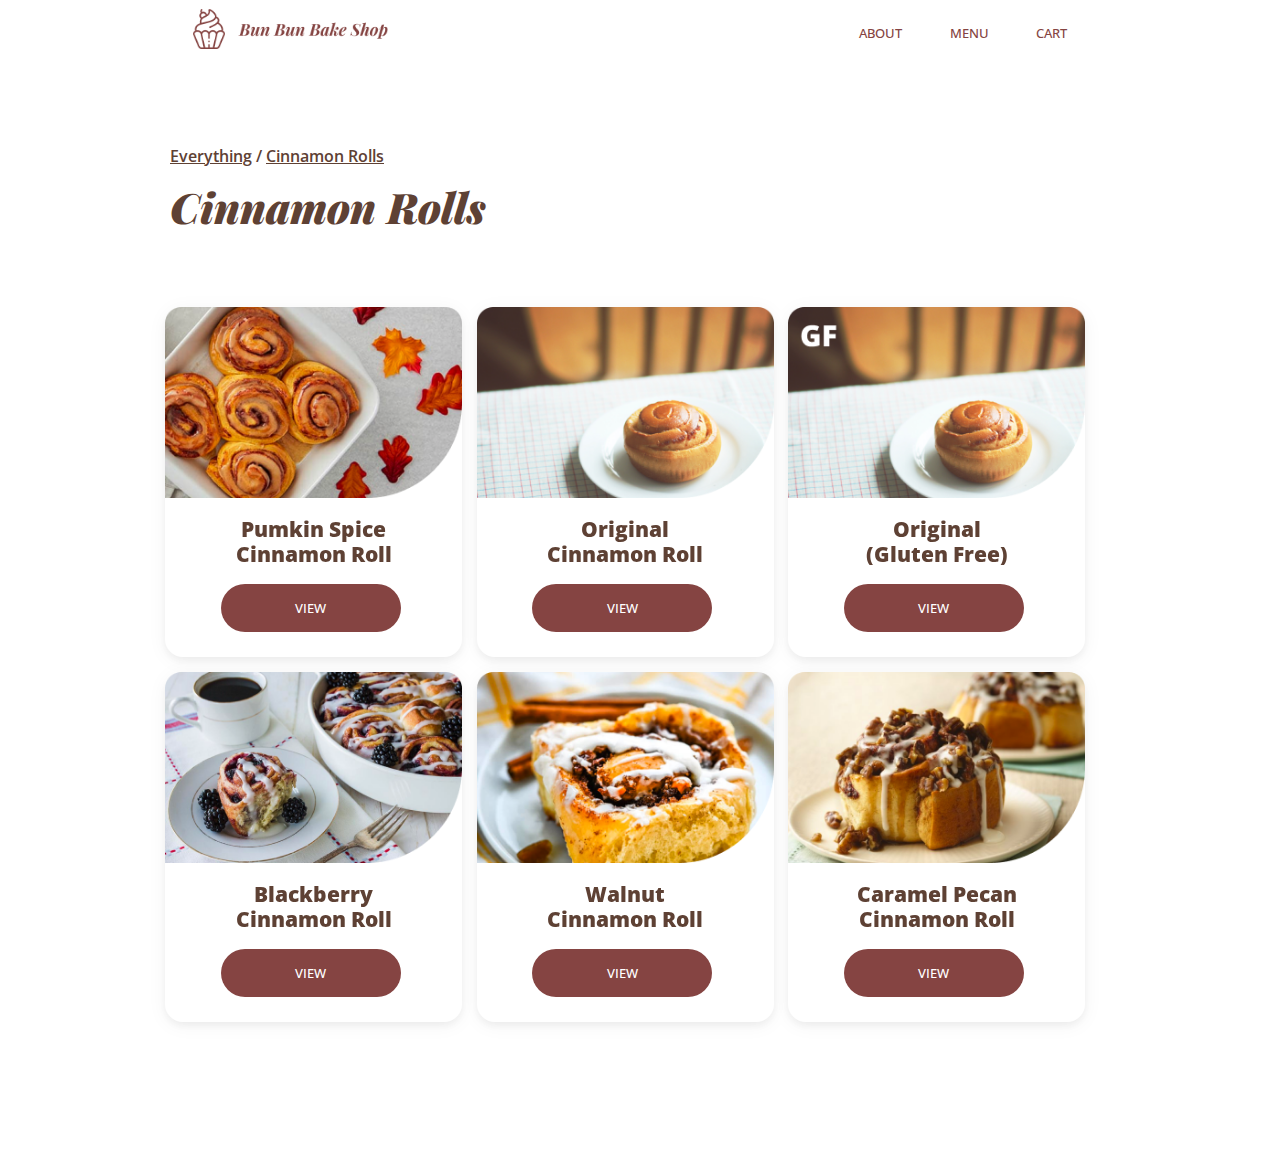
<file: menu.html>
<!DOCTYPE html>
<html>

<head>
  <link rel="stylesheet" href="styles/main.css">
</head>

<body>

  <header>
    <h1 class="logo" onclick="window.location.href='index.html';">
      <img src="img/company-icon.png" alt="Bun Bun Bake Shop" height="40">
    </h1>

    <ul class="nav">
      <li class="navlink"><a href="#">About</a></li>
      <li class="navlink"><a href="#">Menu</a></li>
      <li class="navlink"><a href="#">Cart</a></li>
    </ul>
  </header>

  <div class="items">
    <div class="items-bar">
      <span class="breadcrumb">
        <a class="breadcrumb" href="">Everything</a> / <a class="breadcrumb" href="">Cinnamon Rolls</a>
        <!-- Everything / Cinnamon Rolls -->
      </span>
      <br>
      <span class="items-type">
        Cinnamon Rolls
      </span>
    </div>

    <div class="food-list">
      <div class="food-grid">
        <div class="food-card">
          <img class="card-img" src="img/cr/pumpkinspice.png" alt="Pumpkin Spice">
          <div class="card-title">
            Pumkin Spice <br>Cinnamon Roll
          </div>
          <button class="food-btn" onclick="window.location.href='pumpkinspice.html';">
            View
          </button>
        </div>
      </div>

      <div class="food-grid">
        <div class="food-card">
          <img class="card-img" src="img/cr/original.png" alt="Original">
          <div class="card-title">
            Original<br>Cinnamon Roll
          </div>
          <button class="food-btn" onclick="window.location.href='original.html';">
            View
          </button>
        </div>
      </div>

      <div class="food-grid">
        <div class="food-card">
          <img class="card-img" src="img/cr/original-gf.png" alt="Original GF">
          <div class="card-title">
            Original<br>(Gluten Free)
          </div>
          <button class="food-btn" onclick="window.location.href='#';">
            View
          </button>
        </div>
      </div>

      <div class="food-grid">
        <div class="food-card">
          <img class="card-img" src="img/cr/blackberry.png" alt="Blackberry">
          <div class="card-title">
            Blackberry<br>Cinnamon Roll
          </div>
          <button class="food-btn" onclick="window.location.href='#';">
            View
          </button>
        </div>
      </div>

      <div class="food-grid">
        <div class="food-card">
          <img class="card-img" src="img/cr/walnut.png" alt="Walnut">
          <div class="card-title">
            Walnut<br>Cinnamon Roll
          </div>
          <button class="food-btn" onclick="window.location.href='#';">
            View
          </button>
        </div>
      </div>

      <div class="food-grid">
        <div class="food-card">
          <img class="card-img" src="img/cr/caramelpecan.png" alt="Caramel Pecan">
          <div class="card-title">
            Caramel Pecan<br>Cinnamon Roll
          </div>
          <button class="food-btn" onclick="window.location.href='#';">
            View
          </button>
        </div>
      </div>

    </div>
  </div>

  <!-- <h1>My 1st First Heading</h1>
    <p>My first paragraph.</p>
    <h1>My First Heading</h1>
    <p>My first paragraph.</p><h1>My First Heading</h1>
    <p>My first paragraph.</p><h1>My First Heading</h1>
    <p>My first paragraph.</p><h1>My First Heading</h1>
    <p>My first paragraph.</p><h1>My First Heading</h1>
    <p>My first paragraph.</p><h1>My First Heading</h1>
    <p>My first paragraph.</p><h1>My First Heading</h1>
    <p>My first paragraph.</p><h1>My First Heading</h1>
    <p>My first paragraph.</p><h1>My First Heading</h1>
    <p>My first paragraph.</p> -->

</body>

</html>
</file>
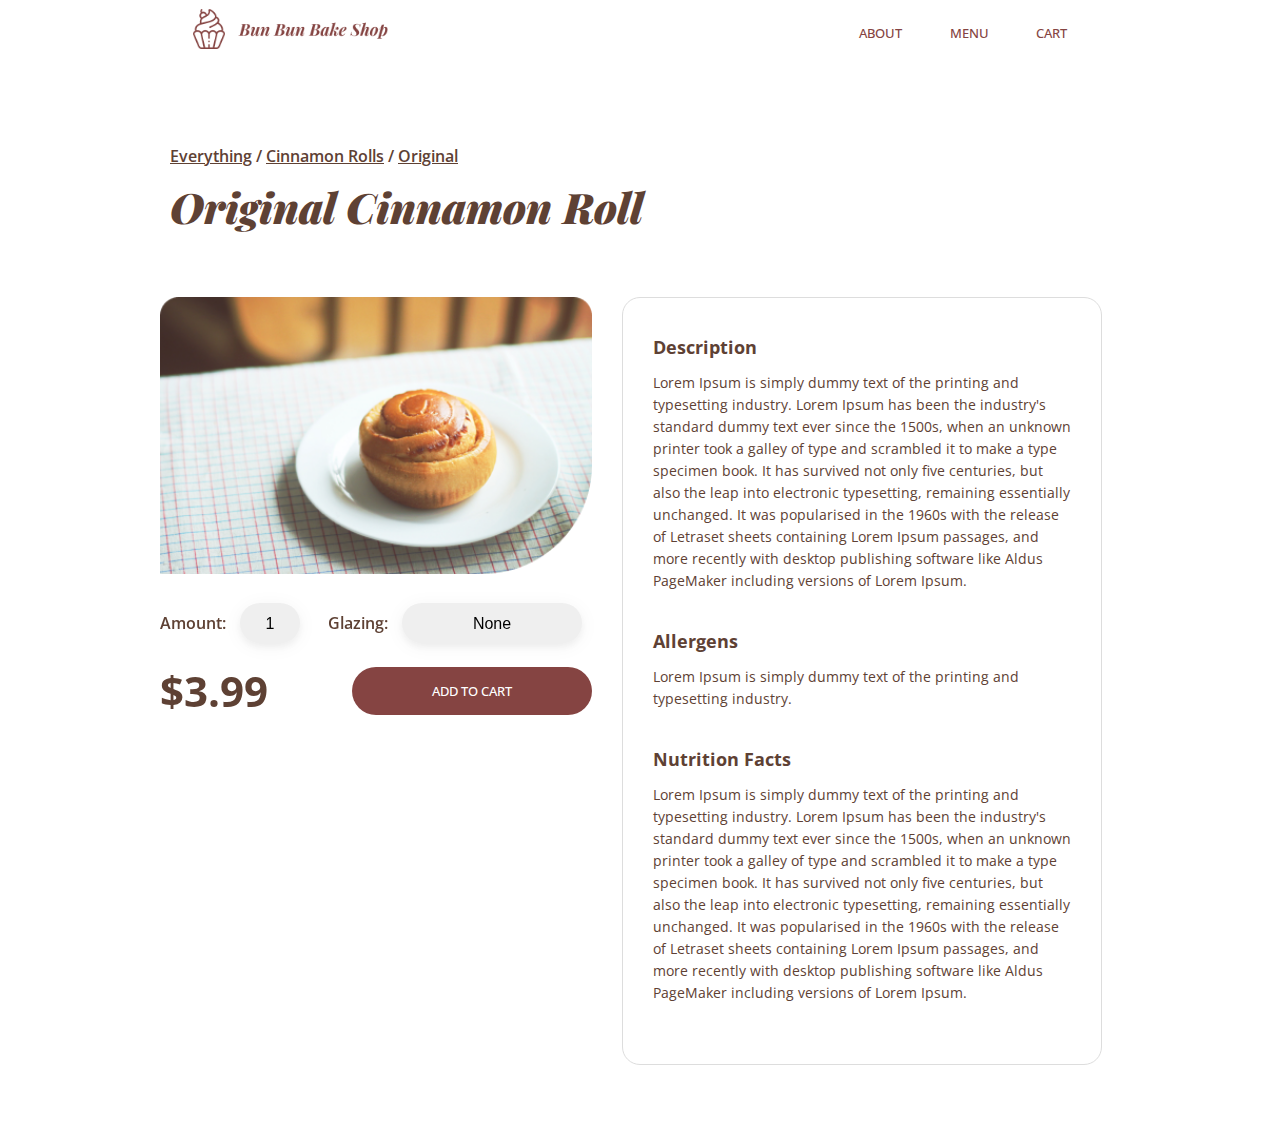
<file: original.html>
<!DOCTYPE html>
<html>

<head>
  <link rel="stylesheet" href="styles/main.css">
</head>

<body>

  <header>
    <h1 class="logo" onclick="window.location.href='index.html';">
      <img src="img/company-icon.png" alt="Bun Bun Bake Shop" height="40">
    </h1>

    <ul class="nav">
      <li class="navlink"><a href="#">About</a></li>
      <li class="navlink"><a href="menu.html">Menu</a></li>
      <li class="navlink"><a href="#">Cart</a></li>
    </ul>
  </header>

  <div class="items">
    <div class="items-bar">
      <span class="breadcrumb">
        <a class="breadcrumb" href="">Everything</a> / <a class="breadcrumb" href="menu.html">Cinnamon Rolls</a> / <a class="breadcrumb" href="">Original</a>
        <!-- Everything / Cinnamon Rolls -->
      </span>
      <br>
      <span class="items-type">
        Original Cinnamon Roll
      </span>
    </div>

    <div class="food-about">
      <div class="food-options">
        <img src="img/product-page/original.png" alt="Pumpkin Spice Cinnamon Roll" width="100%">

        <form class="food-select" action="">
          <label for="packsize">Amount: </label>
          <select name="packsize" id="amt">
            <option value="1">1</option>
            <option value="3">3</option>
            <option value="6">6</option>
            <option value="12">12</option>
          </select>
          &nbsp;&nbsp;&nbsp;&nbsp;&nbsp;
          <label for="packsize">Glazing: </label>
          <select name="packsize" id="glz">
            <option value="1">None</option>
            <option value="3">Sugar-milk</option>
            <option value="6">Vanilla-milk</option>
            <option value="12">Double Chocolate</option>
          </select>
          <br><br>
        </form>

        <div class="price">
          $3.99
        </div>

        <button class="cart-btn" onclick="window.location.href='';">
          Add to Cart
        </button>

      </div>
      <div class="food-descr">
        <div class="descr-box">
          <span class="descr-h1">Description</span>
          <span class="descr-text">
            Lorem Ipsum is simply dummy text of the printing and typesetting industry. Lorem Ipsum has been the industry's standard dummy text ever since the 1500s, when an unknown printer took a galley of type and scrambled it to make a type
            specimen book. It has survived not only five centuries, but also the leap into electronic typesetting, remaining essentially unchanged. It was popularised in the 1960s with the release of Letraset sheets containing Lorem Ipsum passages,
            and more recently with desktop publishing software like Aldus PageMaker including versions of Lorem Ipsum.
          </span>
          <span class="descr-h1">Allergens</span>
          <span class="descr-text">
            Lorem Ipsum is simply dummy text of the printing and typesetting industry.
          </span>
          <span class="descr-h1">Nutrition Facts</span>
          <span class="descr-text">
            Lorem Ipsum is simply dummy text of the printing and typesetting industry. Lorem Ipsum has been the industry's standard dummy text ever since the 1500s, when an unknown printer took a galley of type and scrambled it to make a type
            specimen book. It has survived not only five centuries, but also the leap into electronic typesetting, remaining essentially unchanged. It was popularised in the 1960s with the release of Letraset sheets containing Lorem Ipsum passages,
            and more recently with desktop publishing software like Aldus PageMaker including versions of Lorem Ipsum.
          </span>
        </div>
      </div>
    </div>
  </div>

  <!-- <h1>My 1st First Heading</h1>
    <p>My first paragraph.</p>
    <h1>My First Heading</h1>
    <p>My first paragraph.</p><h1>My First Heading</h1>
    <p>My first paragraph.</p><h1>My First Heading</h1>
    <p>My first paragraph.</p><h1>My First Heading</h1>
    <p>My first paragraph.</p><h1>My First Heading</h1>
    <p>My first paragraph.</p><h1>My First Heading</h1>
    <p>My first paragraph.</p><h1>My First Heading</h1>
    <p>My first paragraph.</p><h1>My First Heading</h1>
    <p>My first paragraph.</p><h1>My First Heading</h1>
    <p>My first paragraph.</p> -->

</body>

</html>
</file>
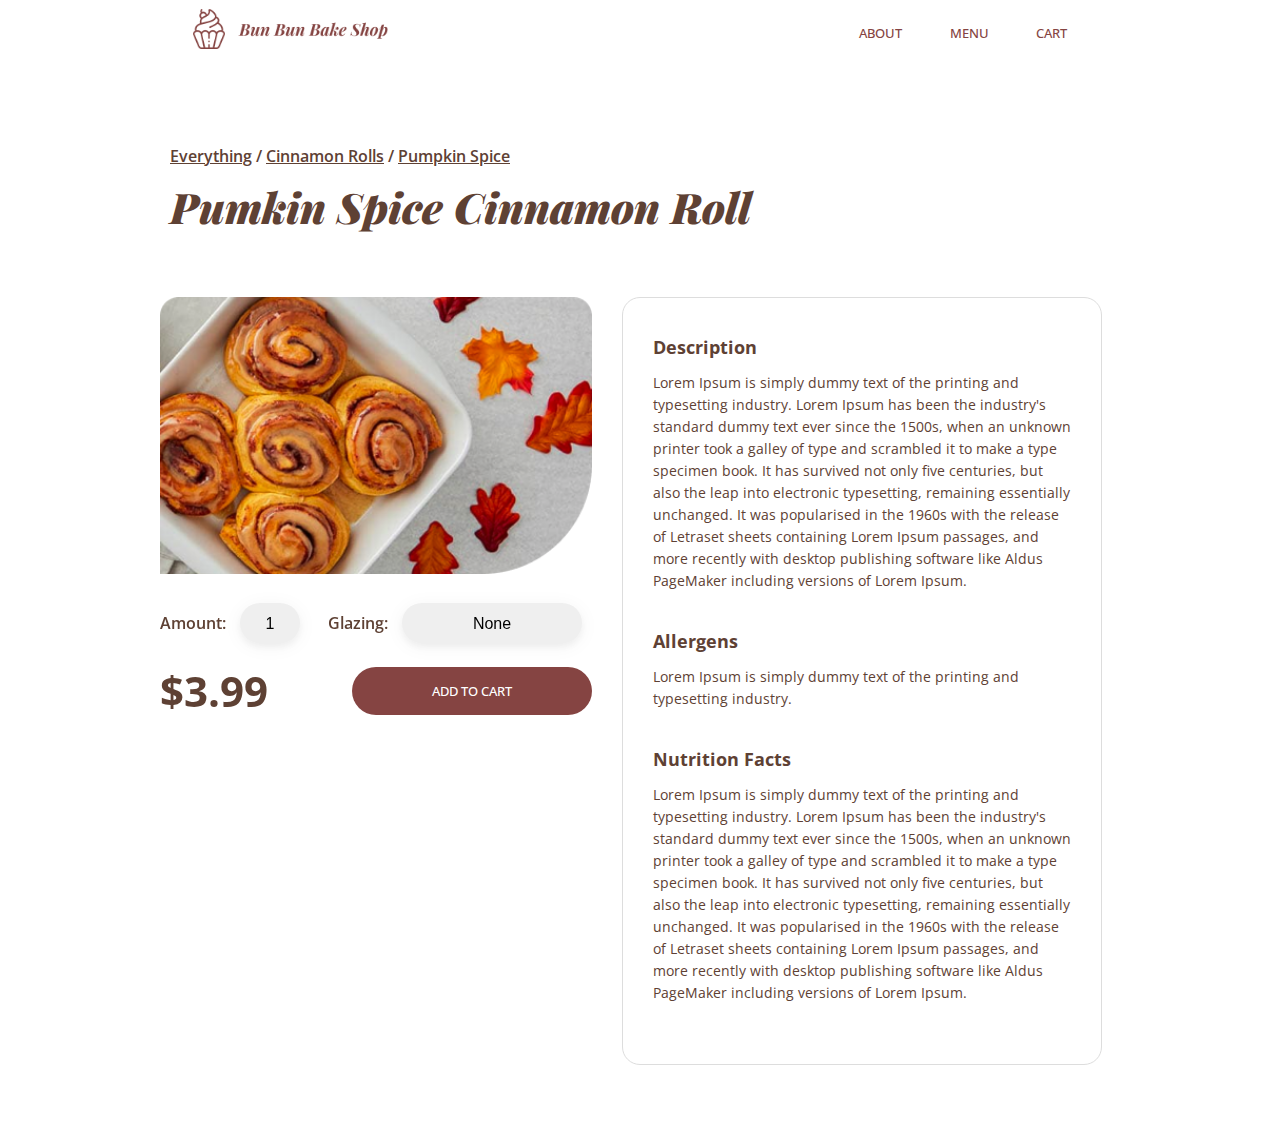
<file: pumpkinspice.html>
<!DOCTYPE html>
<html>

<head>
  <link rel="stylesheet" href="styles/main.css">
</head>

<body>

  <header>
    <h1 class="logo" onclick="window.location.href='index.html';">
      <img src="img/company-icon.png" alt="Bun Bun Bake Shop" height="40">
    </h1>

    <ul class="nav">
      <li class="navlink"><a href="#">About</a></li>
      <li class="navlink"><a href="menu.html">Menu</a></li>
      <li class="navlink"><a href="#">Cart</a></li>
    </ul>
  </header>

  <div class="items">
    <div class="items-bar">
      <span class="breadcrumb">
        <a class="breadcrumb" href="">Everything</a> / <a class="breadcrumb" href="menu.html">Cinnamon Rolls</a> / <a class="breadcrumb" href="">Pumpkin Spice</a>
        <!-- Everything / Cinnamon Rolls -->
      </span>
      <br>
      <span class="items-type">
        Pumkin Spice Cinnamon Roll
      </span>
    </div>

    <div class="food-about">
      <div class="food-options">
        <img src="img/product-page/pumpkinspice.png" alt="Pumpkin Spice Cinnamon Roll" width="100%">

        <form class="food-select" action="">
          <label for="packsize">Amount: </label>
          <select name="packsize" id="amt">
            <option value="1">1</option>
            <option value="3">3</option>
            <option value="6">6</option>
            <option value="12">12</option>
          </select>
          &nbsp;&nbsp;&nbsp;&nbsp;&nbsp;
          <label for="packsize">Glazing: </label>
          <select name="packsize" id="glz">
            <option value="1">None</option>
            <option value="3">Sugar-milk</option>
            <option value="6">Vanilla-milk</option>
            <option value="12">Double Chocolate</option>
          </select>
          <br><br>
        </form>

        <div class="price">
          $3.99
        </div>

        <button class="cart-btn" onclick="window.location.href='';">
          Add to Cart
        </button>

      </div>
      <div class="food-descr">
        <div class="descr-box">
          <span class="descr-h1">Description</span>
          <span class="descr-text">
            Lorem Ipsum is simply dummy text of the printing and typesetting industry. Lorem Ipsum has been the industry's standard dummy text ever since the 1500s, when an unknown printer took a galley of type and scrambled it to make a type
            specimen book. It has survived not only five centuries, but also the leap into electronic typesetting, remaining essentially unchanged. It was popularised in the 1960s with the release of Letraset sheets containing Lorem Ipsum passages,
            and more recently with desktop publishing software like Aldus PageMaker including versions of Lorem Ipsum.
          </span>
          <span class="descr-h1">Allergens</span>
          <span class="descr-text">
            Lorem Ipsum is simply dummy text of the printing and typesetting industry.
          </span>
          <span class="descr-h1">Nutrition Facts</span>
          <span class="descr-text">
            Lorem Ipsum is simply dummy text of the printing and typesetting industry. Lorem Ipsum has been the industry's standard dummy text ever since the 1500s, when an unknown printer took a galley of type and scrambled it to make a type
            specimen book. It has survived not only five centuries, but also the leap into electronic typesetting, remaining essentially unchanged. It was popularised in the 1960s with the release of Letraset sheets containing Lorem Ipsum passages,
            and more recently with desktop publishing software like Aldus PageMaker including versions of Lorem Ipsum.
          </span>
        </div>
      </div>
    </div>
  </div>

  <!-- <h1>My 1st First Heading</h1>
    <p>My first paragraph.</p>
    <h1>My First Heading</h1>
    <p>My first paragraph.</p><h1>My First Heading</h1>
    <p>My first paragraph.</p><h1>My First Heading</h1>
    <p>My first paragraph.</p><h1>My First Heading</h1>
    <p>My first paragraph.</p><h1>My First Heading</h1>
    <p>My first paragraph.</p><h1>My First Heading</h1>
    <p>My first paragraph.</p><h1>My First Heading</h1>
    <p>My first paragraph.</p><h1>My First Heading</h1>
    <p>My first paragraph.</p><h1>My First Heading</h1>
    <p>My first paragraph.</p> -->

</body>

</html>
</file>
<file: styles/main.css>
/* https://medium.com/@adamwojnicki/lets-build-a-simple-responsive-navigation-bar-with-html-css-and-a-little-bit-of-vanilla-js-5abba28da32e */
@import url('https://fonts.googleapis.com/css2?family=Playfair+Display:ital,wght@0,400;0,500;0,600;0,700;0,800;0,900;1,400;1,500;1,600;1,700;1,800;1,900&display=swap');
@import url('https://fonts.googleapis.com/css2?family=Open+Sans:ital,wght@0,300;0,400;0,500;0,600;0,700;0,800;1,300;1,400;1,500;1,600;1,700;1,800&display=swap');

body {
  margin: 0;
  padding: 0;
  font-family: Arial, Helvetica, sans-serif;
  text-align: center;
}

header {
  position: sticky;
  top: 0;
  width: 100%;
  height: 65px;
  display: flex;
  align-items: center;
  justify-content: space-around;
  background: #ffffff;
  color: #854442;
}

.logo {
  letter-spacing: 3px;
}

.nav {
  display: flex;
  justify-content: space-around;
  width: 20%;
}

.navlink {
  list-style: none;
  margin: 0;
}

.navlink a {
  color: #854442;
  text-decoration: none;
  font-size: 13px;
  font-family: 'Open Sans', sans-serif;
  font-weight: 500;
  text-transform: uppercase;
}

.splash {
  width: 100%;
  height: calc(100vh - 65px);
  background-image: url("../img/splash-bg.jpg");
  background-size: cover;
}

.splash-info {
  text-align: left;
  padding-top: 80px;
  padding-left: 100px;
}

.splash-h1 {
  font-weight: 800;
  font-size: 56px;
  color: #FFF9F2;
  font-family: 'Open Sans', sans-serif;
}

.splash-body {
  font-weight: 500;
  font-size: 21px;
  color: #FFF9F2;
  font-family: 'Open Sans', sans-serif;
  line-height: 40px;
}

.splash-btn {
  position: absolute;
  bottom: 70px;
  left: calc(50% - (186px/2));
  background-color: #FFF9F2;
  /* Green */
  border: none;
  color: #854442;
  width: 180px;
  padding: 15px 30px;
  text-align: center;
  text-decoration: none;
  display: inline-block;
  font-size: 13px;
  font-family: 'Open Sans', sans-serif;
  font-weight: 500;
  text-transform: uppercase;
  border-radius: 25px;
}

.splash-btn:hover {
  color: #ffffff;
  background-color: #854442;
}

/* -------------------------------------------------------------- */
.breadcrumb {
  font-weight: 600;
  font-size: 16px;
  color: #5E4134;
  font-family: 'Open Sans', sans-serif;
}

.items {
  display: inline-block;
  margin: 0 auto;
  text-align: left;
  width: 100%;
  max-width: 1100px;
  /* padding-left: 30px;
  padding-right: 30px; */
  /* height: calc(100vh - 65px); */
  min-height: 800px;
  padding-bottom: 75px;
}

.items-bar {
  padding-top: 80px;
  padding-left: 80px;
}

/* .items-h1 {
  font-weight: 800;
  font-size: 56px;
  color: #FFF9F2;
  font-family: 'Open Sans', sans-serif;
} */
.items-type {
  font-weight: 900;
  font-size: 42px;
  color: #5E4134;
  font-family: 'Playfair Display', serif;
  line-height: 80px;
  font-style: italic;
}

.food-list {
  /* width: 100%; */
  /* background-color: red; */
  margin-top: 50px;
  margin-left: 70px;
  margin-right: 70px;
  padding-bottom: 55px;
}

.food-grid {
  width: 32%;
  display: inline-block;
  padding-top: 5px;
  /* padding: 5px; */
  /* margin: 5px; */
}

/* Small devices (portrait tablets and large phones, 600px and up) */
@media only screen and (min-width: 600px) {
  .food-grid {
    width: 100%;
  }
}

/* Medium devices (landscape tablets, 768px and up) */
@media only screen and (min-width: 768px) {
  .food-grid {
    width: 49%;
  }
}

/* Large devices (laptops/desktops, 992px and up) */
@media only screen and (min-width: 992px) {
  .food-grid {
    width: 32%;
  }
}

.food-card {
  position: relative;
  background-color: white;
  margin: 5px;
  color: black;
  height: 350px;
  border-radius: 18px;
  box-shadow: 0 4px 8px 0 rgba(0, 0, 0, 0.05), 0 3px 20px 0 rgba(0, 0, 0, 0.05);
}

.card-img {
  width: 100%;
}

.card-title {
  text-align: center;
  position: absolute;
  top: 210px;
  left: 0;
  right: 0;
  margin-left: auto;
  margin-right: auto;
  font-family: Open Sans;
  font-style: normal;
  font-weight: 800;
  font-size: 21px;
  line-height: 25px;
  text-align: center;
  color: #5E4134;
}

.food-btn {
  position: absolute;
  bottom: 25px;
  left: calc(50% - (186px/2));
  background-color: #854442;
  /* Green */
  border: none;
  color: #ffffff;
  width: 180px;
  padding: 15px 30px;
  text-align: center;
  text-decoration: none;
  display: inline-block;
  font-size: 13px;
  font-family: 'Open Sans', sans-serif;
  font-weight: 500;
  text-transform: uppercase;
  border-radius: 25px;
}

.food-btn:hover {
  box-shadow: 0 4px 8px 0 rgba(0, 0, 0, 0.25), 0 3px 20px 0 rgba(0, 0, 0, 0.25);
}

/* ---------------------------------------------------------- */
.food-about {
  /* width: 100%; */
  /* background-color: red; */
  margin-top: 50px;
  margin-left: 70px;
  margin-right: 70px;
  padding-bottom: 55px;
}

.food-options {
  position: relative;
  width: 45%;
  float: left;
  vertical-align: top;
}

.food-descr {
  margin-left: 30px;
  width: 50%;
  float: left;
  vertical-align: top;
}

.descr-box {
  border-radius: 18px;
  border-style: solid;
  border-color: #dddddd;
  border-width: 1.5px;
  padding: 30px;
}

.descr-h1 {
  display: block;
  font-family: Open Sans;
  font-style: normal;
  font-weight: bold;
  font-size: 18px;
  line-height: 29px;
  padding-bottom: 10px;
  padding-top: 5px;
  color: #5E4134;
}

.descr-text {
  display: block;
  font-family: Open Sans;
  font-style: normal;
  font-weight: normal;
  font-size: 14px;
  line-height: 22px;
  margin-bottom: 30px;
  color: #5E4134;
}

.food-select {
  padding-top: 25px;
  font-weight: 600;
  font-size: 16px;
  color: #5E4134;
  font-family: 'Open Sans', sans-serif;
}

.price {
  position: absolute;
  top: 365px;
  left: 0;
  font-family: Open Sans;
  font-style: normal;
  font-weight: bold;
  font-size: 42px;
  color: #5E4134;
  text-decoration: none;
  display: inline-block;
  border-radius: 25px;
}

.cart-btn {
  position: absolute;
  top: 370px;
  right: 0;
  background-color: #854442;
  /* Green */
  border: none;
  color: #ffffff;
  width: 240px;
  padding: 15px 30px;
  text-align: center;
  text-decoration: none;
  display: inline-block;
  font-size: 13px;
  font-family: 'Open Sans', sans-serif;
  font-weight: 500;
  text-transform: uppercase;
  border-radius: 25px;
}

.cart-btn:hover {
  box-shadow: 0 4px 8px 0 rgba(0, 0, 0, 0.25), 0 3px 20px 0 rgba(0, 0, 0, 0.25);
}

select {
  border-radius: 25px;
  text-align: center;
  margin-left: 10px;
  font-size: 16px;
  height: 40px;
  border: none;
  box-shadow: 0 4px 8px 0 rgba(0, 0, 0, 0.05), 0 3px 20px 0 rgba(0, 0, 0, 0.05);
  -webkit-appearance: none;
  -moz-appearance: none;
  appearance: none;
}

#amt {
  width: 60px;
}

#glz {
  width: 180px;
}
</file>
